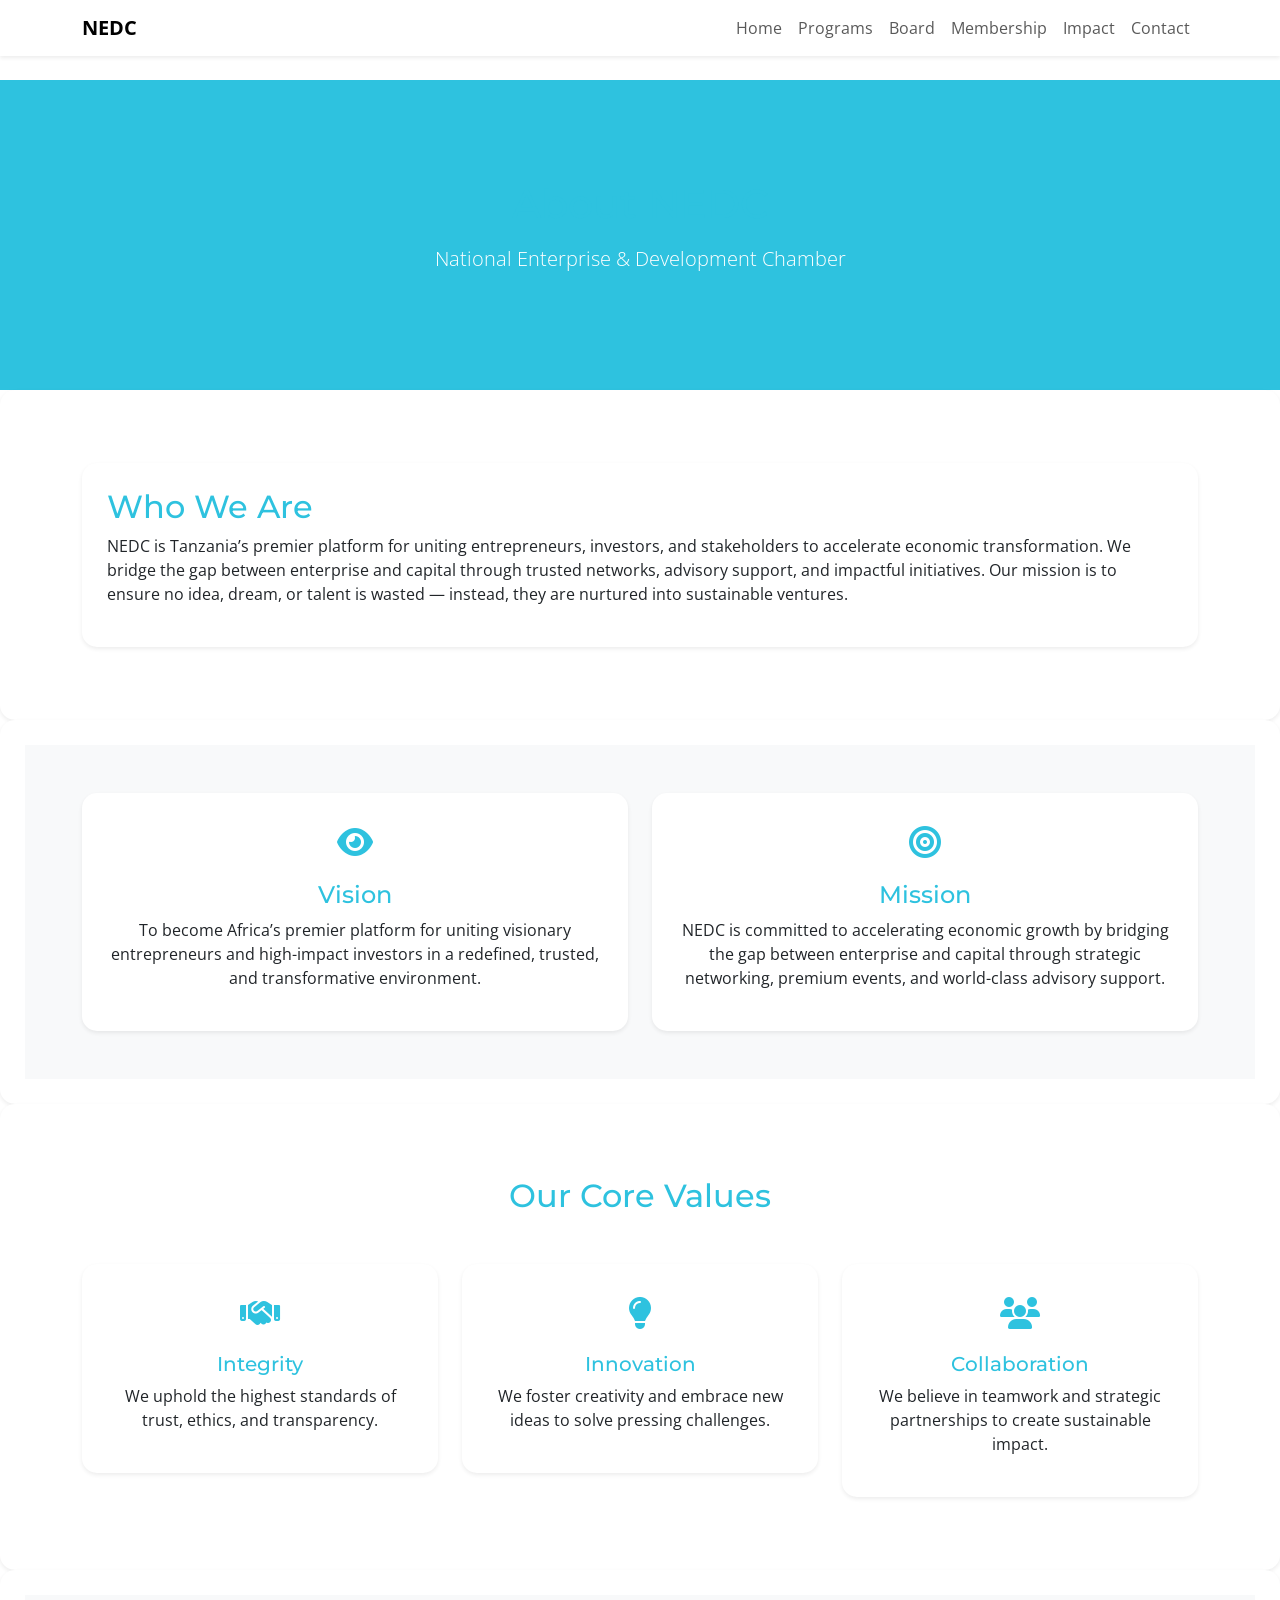
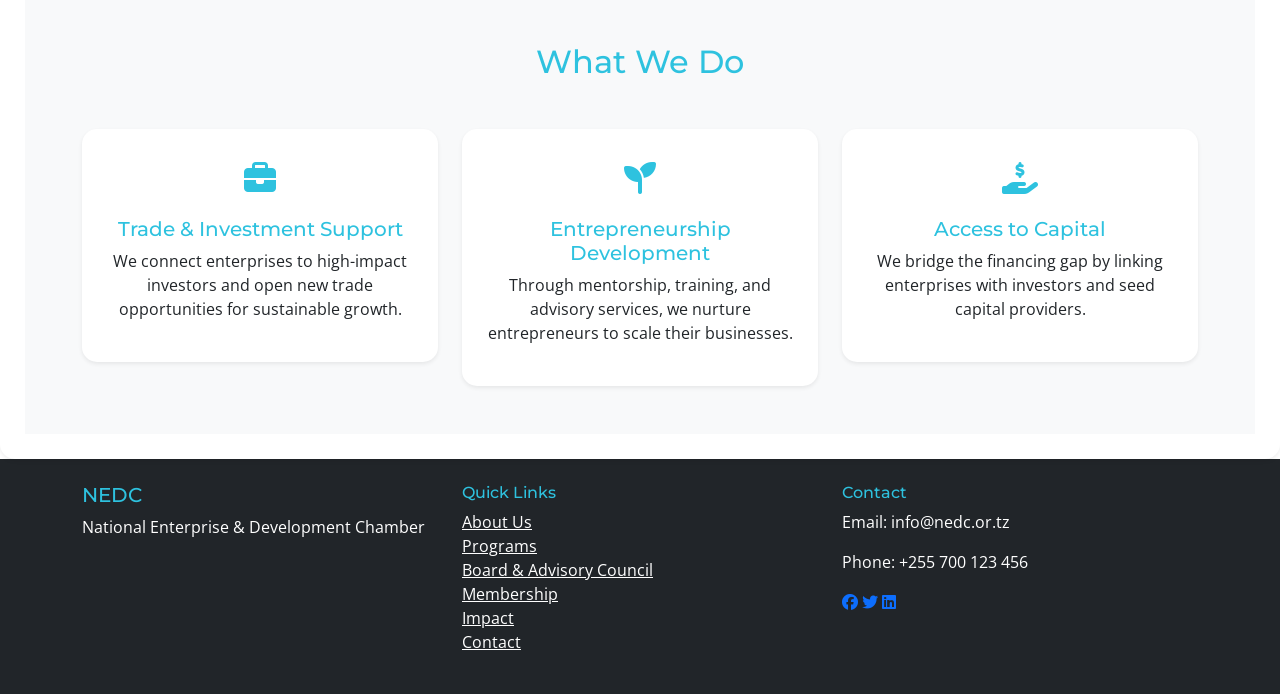
<file: about.html>
<!DOCTYPE html>
<html lang="en">
<head>
  <meta charset="UTF-8">
  <meta name="viewport" content="width=device-width, initial-scale=1.0">
  <title>About NEDC</title>
  <link href="https://cdn.jsdelivr.net/npm/bootstrap@5.3.2/dist/css/bootstrap.min.css" rel="stylesheet">
  <link href="https://cdnjs.cloudflare.com/ajax/libs/font-awesome/6.4.0/css/all.min.css" rel="stylesheet">
  <link href="https://fonts.googleapis.com/css2?family=Montserrat:wght@500;700&family=Open+Sans:wght@400;600&display=swap" rel="stylesheet">
  <style>
    body { font-family: 'Open Sans', sans-serif; padding-top: 80px; }
    h1,h2,h3,h4,h5,h6 { font-family: 'Montserrat', sans-serif; color:#2EC2DF; }
    .hero { background:#2EC2DF; color:white; text-align:center; padding:100px 20px; }
    .about-card { border-radius:15px; padding:25px; transition: all 0.3s ease; background:white; }
    .about-card:hover { transform:translateY(-8px); box-shadow:0 8px 25px rgba(0,0,0,0.15); }
    .icon-box { font-size:2rem; margin-bottom:15px; color:#2EC2DF; }
    .fade-section {
  opacity: 0;
  transform: translateY(40px);
  transition: all 1s ease;
}
.fade-section.show {
  opacity: 1;
  transform: translateY(0);
}
  </style>
</head>
<body>
  <!-- Navbar -->
  <nav class="navbar navbar-expand-lg navbar-light fixed-top shadow-sm bg-white">
    <div class="container">
      <a class="navbar-brand fw-bold" href="index.html">NEDC</a>
      <button class="navbar-toggler" type="button" data-bs-toggle="collapse" data-bs-target="#navmenu">
        <span class="navbar-toggler-icon"></span>
      </button>
      <div class="collapse navbar-collapse" id="navmenu">
        <ul class="navbar-nav ms-auto">
          <li class="nav-item"><a class="nav-link" href="index.html">Home</a></li>
          <li class="nav-item"><a class="nav-link" href="programs.html">Programs</a></li>
          <li class="nav-item"><a class="nav-link" href="board.html">Board</a></li>
          <li class="nav-item"><a class="nav-link" href="index.html#membership">Membership</a></li>
          <li class="nav-item"><a class="nav-link" href="index.html#impact">Impact</a></li>
          <li class="nav-item"><a class="nav-link" href="index.html#contact">Contact</a></li>
        </ul>
      </div>
    </div>
  </nav>

  <!-- Hero -->
  <section class="hero">
    <h1>About NEDC</h1>
    <p class="lead mt-3">National Enterprise & Development Chamber</p>
  </section>
<div class="about-card shadow-sm fade-section">
  <!-- Who We Are -->
  <section class="py-5">
    <div class="container">
      <div class="about-card shadow-sm">
        <h2>Who We Are</h2>
        <p>
          NEDC is Tanzania’s premier platform for uniting entrepreneurs, investors, and stakeholders to accelerate economic transformation. 
          We bridge the gap between enterprise and capital through trusted networks, advisory support, and impactful initiatives. 
          Our mission is to ensure no idea, dream, or talent is wasted — instead, they are nurtured into sustainable ventures.
        </p>
      </div>
    </div>

  </section>
  </div>
<div class="about-card shadow-sm fade-section">
  <!-- Vision & Mission -->
  <section class="py-5 bg-light">
    <div class="container">
      <div class="row g-4">
        <div class="col-md-6">
          <div class="about-card text-center shadow-sm">
            <div class="icon-box"><i class="fas fa-eye"></i></div>
            <h4>Vision</h4>
            <p>To become Africa’s premier platform for uniting visionary entrepreneurs and high-impact investors in a redefined, trusted, and transformative environment.</p>
          </div>
        </div>
        <div class="col-md-6">
          <div class="about-card text-center shadow-sm">
            <div class="icon-box"><i class="fas fa-bullseye"></i></div>
            <h4>Mission</h4>
            <p>NEDC is committed to accelerating economic growth by bridging the gap between enterprise and capital through strategic networking, premium events, and world-class advisory support.</p>
          </div>
        </div>
      </div>
    </div>
  </section>
</div>
<div class="about-card shadow-sm fade-section">
  <!-- Core Values -->
  <section class="py-5">
    <div class="container">
      <h2 class="text-center mb-5">Our Core Values</h2>
      <div class="row g-4">
        <div class="col-md-4">
          <div class="about-card text-center shadow-sm">
            <div class="icon-box"><i class="fas fa-handshake"></i></div>
            <h5>Integrity</h5>
            <p>We uphold the highest standards of trust, ethics, and transparency.</p>
          </div>
        </div>
        <div class="col-md-4">
          <div class="about-card text-center shadow-sm">
            <div class="icon-box"><i class="fas fa-lightbulb"></i></div>
            <h5>Innovation</h5>
            <p>We foster creativity and embrace new ideas to solve pressing challenges.</p>
          </div>
        </div>
        <div class="col-md-4">
          <div class="about-card text-center shadow-sm">
            <div class="icon-box"><i class="fas fa-users"></i></div>
            <h5>Collaboration</h5>
            <p>We believe in teamwork and strategic partnerships to create sustainable impact.</p>
          </div>
        </div>
      </div>
    </div>
  </section>
</div>
<div class="about-card shadow-sm fade-section">
  <!-- What We Do -->
  <section class="py-5 bg-light">
    <div class="container">
      <h2 class="text-center mb-5">What We Do</h2>
      <div class="row g-4">
        <div class="col-md-4">
          <div class="about-card text-center shadow-sm">
            <div class="icon-box"><i class="fas fa-briefcase"></i></div>
            <h5>Trade & Investment Support</h5>
            <p>We connect enterprises to high-impact investors and open new trade opportunities for sustainable growth.</p>
          </div>
        </div>
        <div class="col-md-4">
          <div class="about-card text-center shadow-sm">
            <div class="icon-box"><i class="fas fa-seedling"></i></div>
            <h5>Entrepreneurship Development</h5>
            <p>Through mentorship, training, and advisory services, we nurture entrepreneurs to scale their businesses.</p>
          </div>
        </div>
        <div class="col-md-4">
          <div class="about-card text-center shadow-sm">
            <div class="icon-box"><i class="fas fa-hand-holding-usd"></i></div>
            <h5>Access to Capital</h5>
            <p>We bridge the financing gap by linking enterprises with investors and seed capital providers.</p>
          </div>
        </div>
      </div>
    </div>
  </section>
</div>
  <!-- Footer -->
 <!-- Footer -->
<footer class="bg-dark text-white py-4">
  <div class="container">
    <div class="row">
      <div class="col-md-4">
        <h5>NEDC</h5>
        <p>National Enterprise & Development Chamber</p>
      </div>
      <div class="col-md-4">
        <h6>Quick Links</h6>
        <ul class="list-unstyled">
          <li><a href="about.html" class="text-white">About Us</a></li>
          <li><a href="programs.html" class="text-white">Programs</a></li>
          <li><a href="board.html" class="text-white">Board & Advisory Council</a></li>
          <li><a href="index.html#membership" class="text-white">Membership</a></li>
          <li><a href="index.html#impact" class="text-white">Impact</a></li>
          <li><a href="index.html#contact" class="text-white">Contact</a></li>
        </ul>
      </div>
      <div class="col-md-4">
        <h6>Contact</h6>
        <p>Email: info@nedc.or.tz</p>
        <p>Phone: +255 700 123 456</p>
        <div class="social-icons mt-2">
          <a href="#"><i class="fab fa-facebook"></i></a>
          <a href="#"><i class="fab fa-twitter"></i></a>
          <a href="#"><i class="fab fa-linkedin"></i></a>
        </div>
      </div>
    </div>
  </div>
</footer>

<script>
  // Scroll reveal effect
  const observer = new IntersectionObserver(entries => {
    entries.forEach(entry => {
      if(entry.isIntersecting){
        entry.target.classList.add('show');
      }
    });
  }, { threshold: 0.2 });

  document.querySelectorAll('.fade-section').forEach(el => observer.observe(el));
</script>

  <script src="https://cdn.jsdelivr.net/npm/bootstrap@5.3.2/dist/js/bootstrap.bundle.min.js"></script>
</body>
</html>
</file>
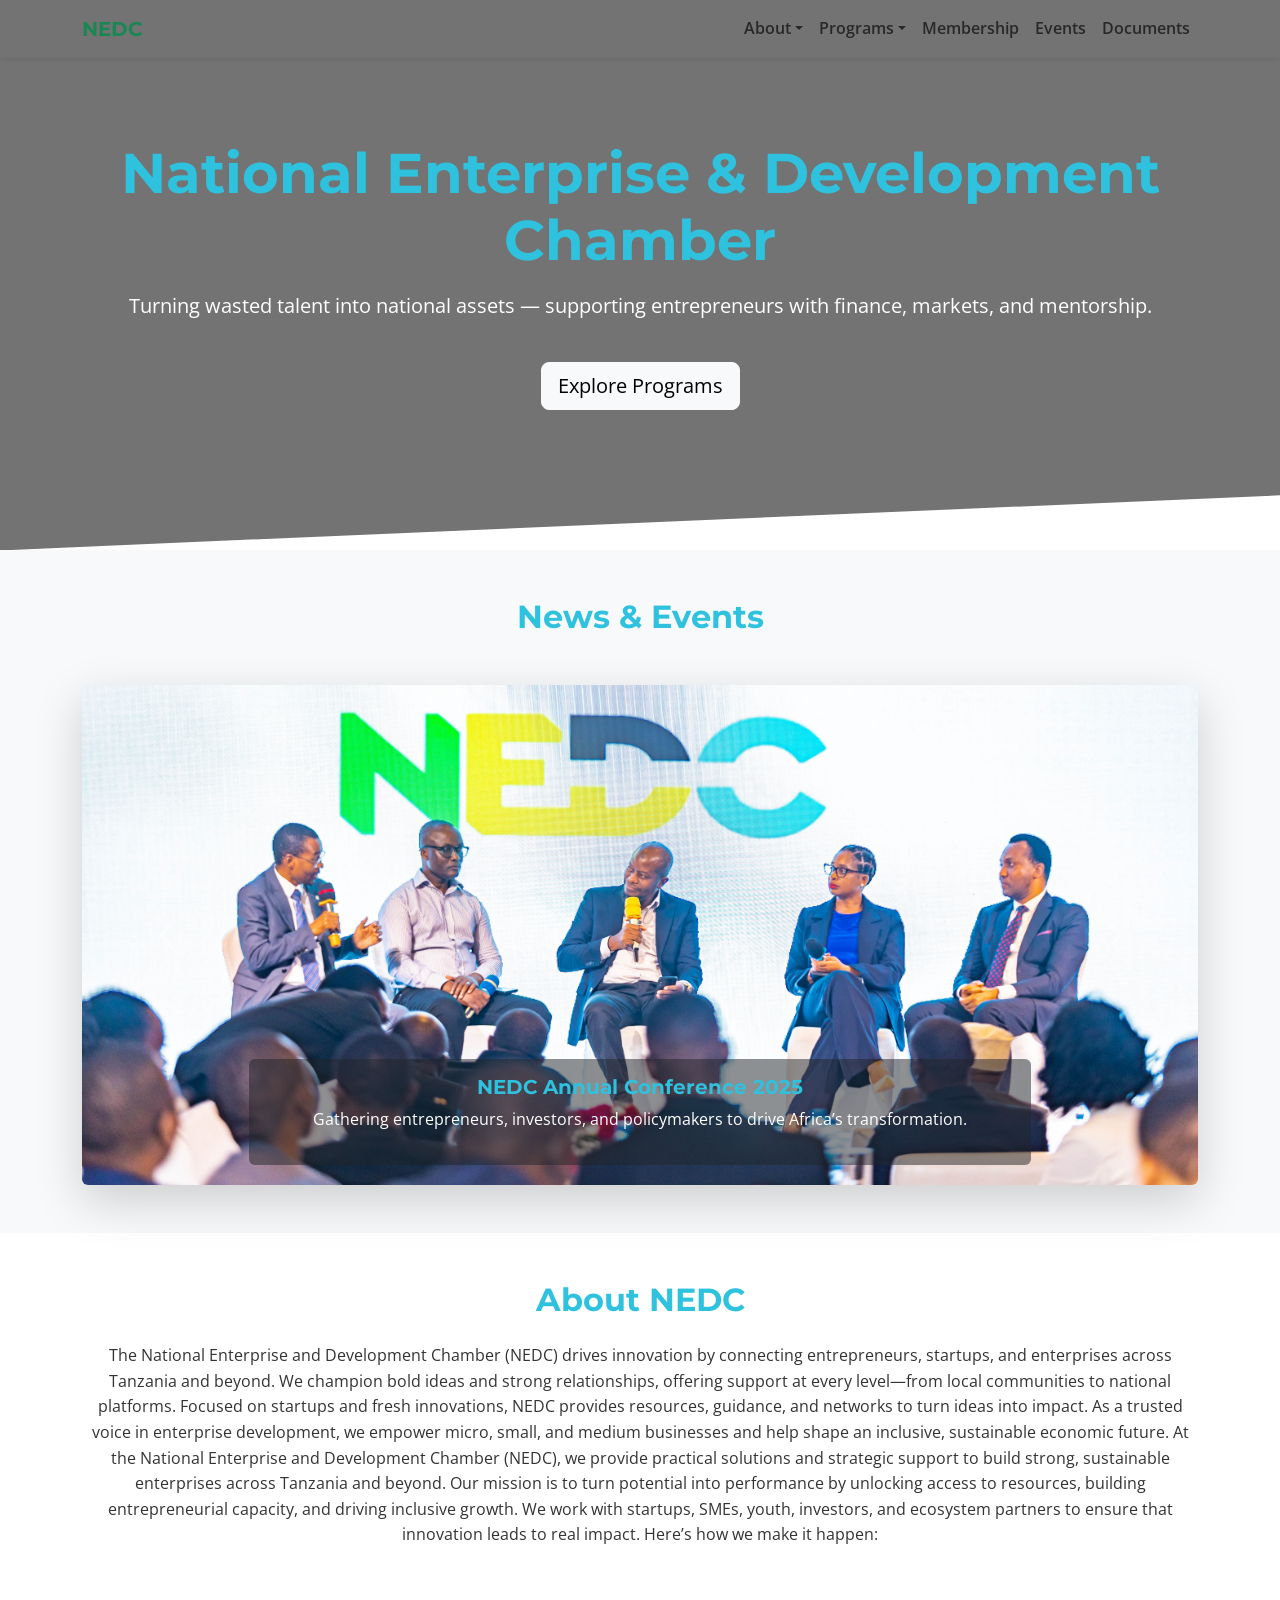
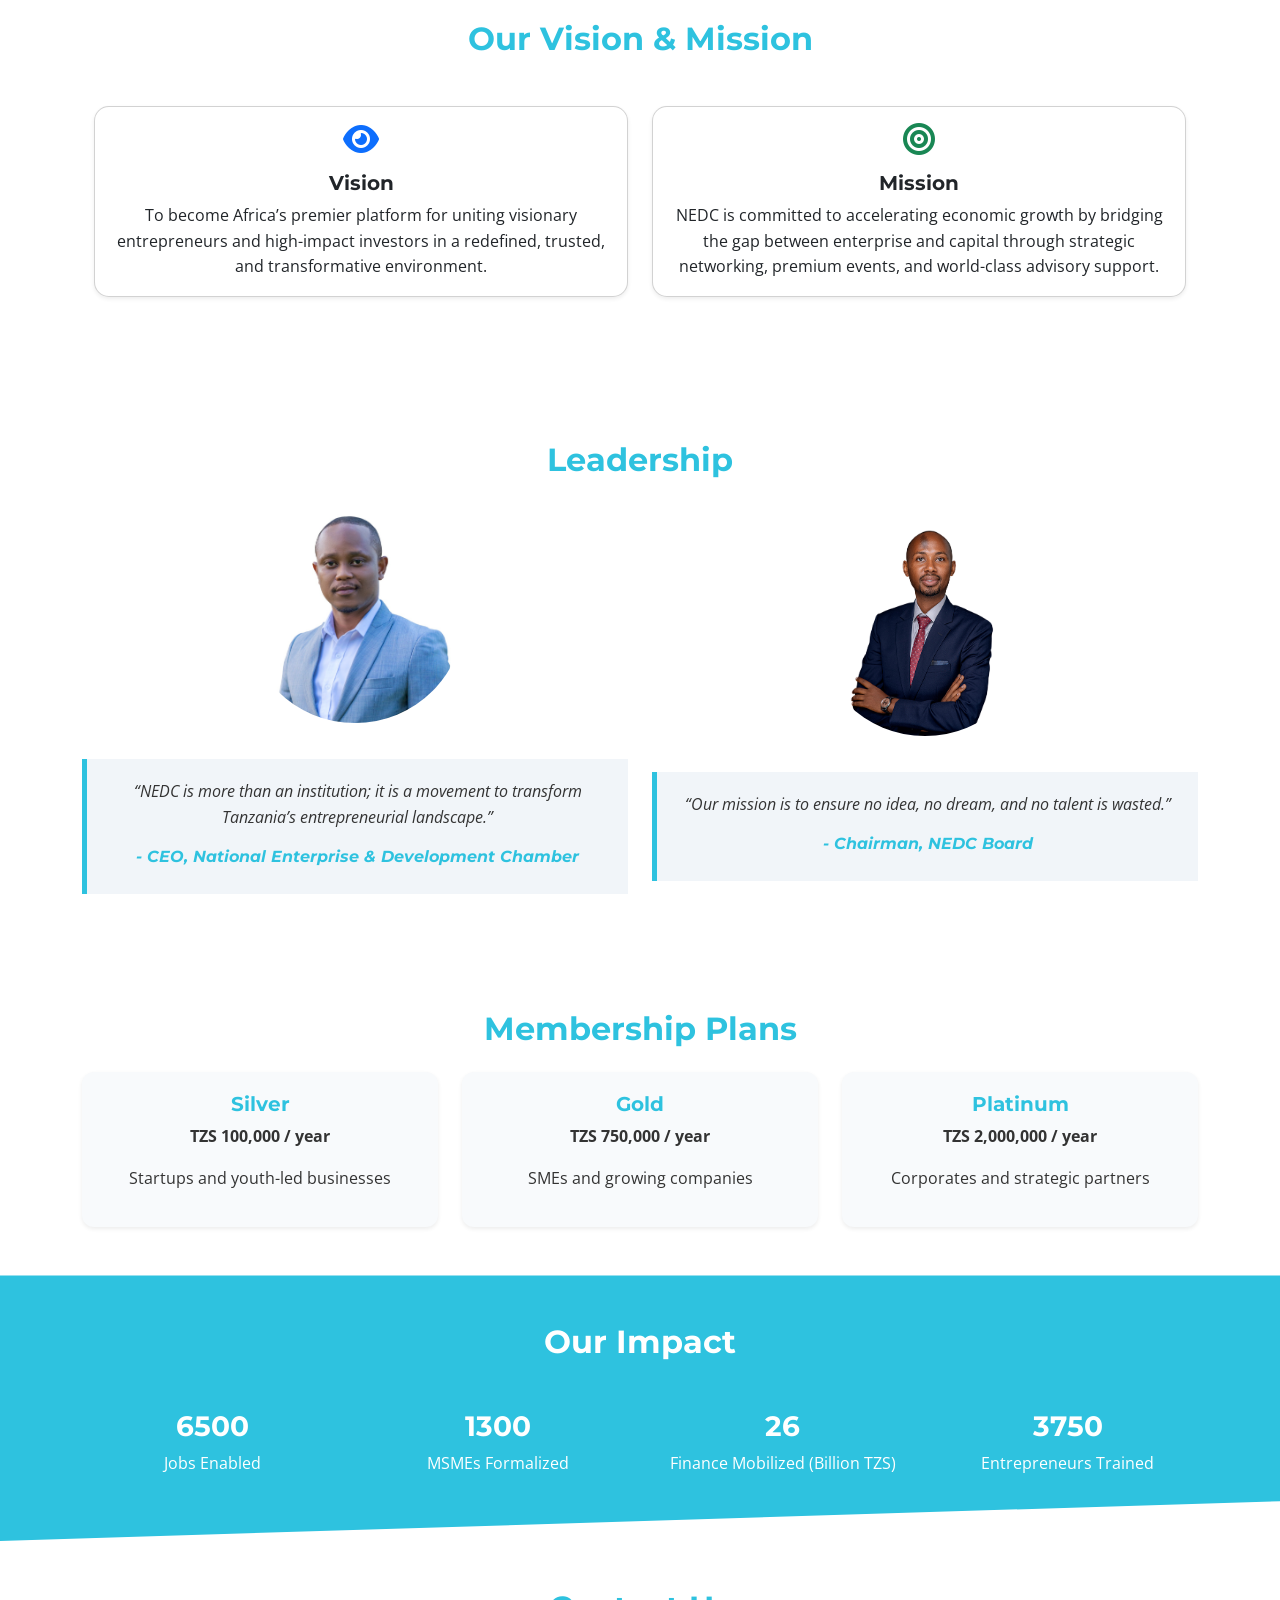
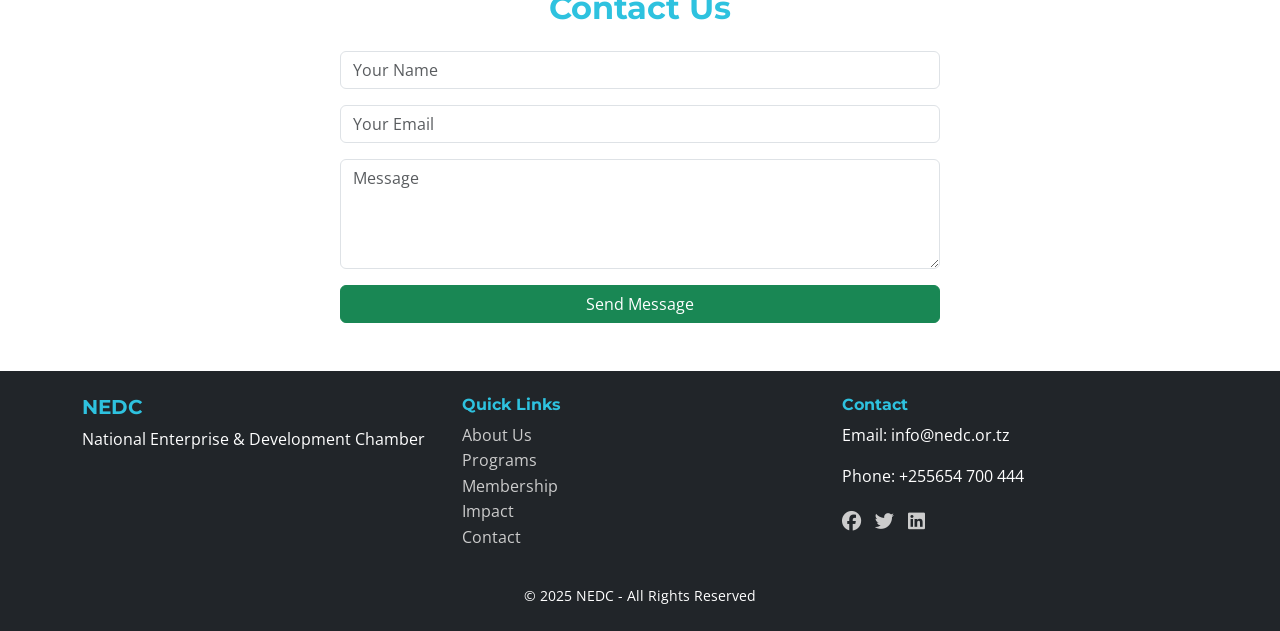
<file: newsample.html>
<!DOCTYPE html>
<html lang="en">
<head>
  <meta charset="UTF-8">
  <meta name="viewport" content="width=device-width, initial-scale=1.0">
  <title>NEDC Company Profile 2025</title>
  <link href="https://cdn.jsdelivr.net/npm/bootstrap@5.3.2/dist/css/bootstrap.min.css" rel="stylesheet">
  <link href="https://cdnjs.cloudflare.com/ajax/libs/font-awesome/6.4.0/css/all.min.css" rel="stylesheet">
  <link href="https://fonts.googleapis.com/css2?family=Montserrat:wght@500;700&family=Open+Sans:wght@400;600&display=swap" rel="stylesheet">
  <style>
    body {
      font-family: 'Open Sans', sans-serif;
      scroll-behavior: smooth;
      font-size: 1rem;
      color: #333;
    }
    /* About Section Fixes */
#about .card {
  height: 100%;
  display: flex;
  flex-direction: column;
  justify-content: center;
  text-align: center;
}

#about .row {
  align-items: stretch; /* ensures equal height cards in a row */
}

#about h2 {
  margin-bottom: 3rem;
  text-align: center;
}

/* Adjust spacing on smaller devices */
@media (max-width: 768px) {
  #about .card {
    margin-bottom: 20px;
  }
}

    h1, h2, h3, h4, h5, h6, .navbar-brand {
      font-family: 'Montserrat', sans-serif;
      font-weight: 700;
      color: #2EC2DF;
    }
    p, li, a, button, input, textarea {
      font-family: 'Open Sans', sans-serif;
      font-size: 1rem;
      line-height: 1.6;
    }
    /* Ensure carousel images look good on all screens */
#newsCarousel img {
  width: 100%;
  height: 500px;
  object-fit: cover;
}

@media (max-width: 768px) {
  #newsCarousel img {
    height: 300px; /* reduce height on tablets */
  }
  .carousel-caption {
    font-size: 0.9rem;
    padding: 10px;
  }
  .carousel-caption h5 {
    font-size: 1.2rem;
  }
}

@media (max-width: 576px) {
  #newsCarousel img {
    height: 220px; /* smaller height on mobile */
  }
  .carousel-caption {
    bottom: 10px;
    font-size: 0.8rem;
  }
  .carousel-caption h5 {
    font-size: 1rem;
  }
}

    /* Navbar Scroll Effect */
    .navbar {
      transition: background-color 0.4s ease, box-shadow 0.4s ease;
      background-color: transparent !important;
    }
    .navbar.scrolled {
      background-color: #ffffff !important;
      box-shadow: 0 2px 6px rgba(0,0,0,0.1);
    }
    .navbar .nav-link {
      font-weight: 600;
    }
    .hero {
      background: url('https://images.unsplash.com/photo-1542744173-8e7e53415bb0') center/cover no-repeat;
      color: white;
      padding: 140px 20px;
      text-align: center;
      position: relative;
      clip-path: polygon(0 0, 100% 0, 100% 90%, 0 100%);
    }
    #newsCarousel img {
  height: 500px;
  object-fit: cover;
}
.carousel-caption {
  animation: fadeInUp 1.2s ease-in-out;
}

    .hero::after {
      content: "";
      position: absolute;
      top: 0; left: 0;
      width: 100%; height: 100%;
      background: rgba(0,0,0,0.55);
    }
    .hero .container {
      position: relative;
      z-index: 1;
    }
    .hero h1 {
      font-size: 3.5rem;
      font-weight: 700;
      animation: fadeInDown 1.5s;
    }
    .hero p {
      font-size: 1.25rem;
      font-weight: 400;
      animation: fadeInUp 2s;
    }
    @keyframes fadeInDown {
      from { opacity: 0; transform: translateY(-30px); }
      to { opacity: 1; transform: translateY(0); }
    }
    @keyframes fadeInUp {
      from { opacity: 0; transform: translateY(30px); }
      to { opacity: 1; transform: translateY(0); }
    }
    .stat-card {
      background: #f8fafc;
      border-radius: 12px;
      padding: 20px;
      transition: transform 0.3s;
      opacity: 0;
      transform: translateY(40px);
    }
    .stat-card.show {
      opacity: 1;
      transform: translateY(0);
      transition: all 0.8s ease;
    }
    .fade-section {
      opacity: 0;
      transform: translateY(40px);
      transition: all 1s ease;
    }
    .fade-section.show {
      opacity: 1;
      transform: translateY(0);
    }
    .impact-section {
      background: #2EC2DF; /* Custom brand color */
      position: relative;
      clip-path: polygon(0 0, 100% 0, 100% 85%, 0 100%);
      color: white;
    }
    .impact-section h2, .impact-section h3, .impact-section p {
      color: #fff;
    }
    footer a {
      color: #ccc;
      text-decoration: none;
    }
    footer a:hover {
      text-decoration: underline;
    }
    .social-icons a {
      color: #ccc;
      font-size: 1.2rem;
      margin-right: 10px;
      transition: color 0.3s;
    }
    .social-icons a:hover {
      color: #2EC2DF;
    }
    .quote-box {
      background: #f1f5f9;
      border-left: 5px solid #2EC2DF;
      padding: 20px;
      margin: 20px 0;
      font-style: italic;
    }
    .leader-img {
      width: 220px;
      height: 220px;
      object-fit: cover;
      border-radius: 50%; /* Rounded frame */
      transition: transform 0.4s ease, box-shadow 0.4s ease;
    }
    .leader-img:hover {
      transform: scale(1.05);
      box-shadow: 0 8px 20px rgba(0,0,0,0.3);
    }
    .vision-mission-card, .core-value-card {
      border-radius: 15px;
      transition: transform 0.3s ease, box-shadow 0.3s ease;
    }
    .vision-mission-card:hover, .core-value-card:hover {
      transform: translateY(-8px);
      box-shadow: 0 10px 25px rgba(0,0,0,0.15);
    }

    /* ===== Responsive Adjustments ===== */
    @media (max-width: 768px) {
      .hero h1 {
        font-size: 2.2rem;
      }
      .hero p {
        font-size: 1rem;
      }
      .leader-img {
        height: 180px;
        width: 180px;
      }
      .impact-section h3 {
        font-size: 1.8rem;
      }
    }

    @media (max-width: 576px) {
      .hero {
        padding: 100px 15px;
      }
      .hero h1 {
        font-size: 1.8rem;
      }
      .hero p {
        font-size: 0.95rem;
      }
      .quote-box {
        font-size: 0.9rem;
        padding: 15px;
      }
      .impact-section h2 {
        font-size: 1.5rem;
      }
      .impact-section h3 {
        font-size: 1.5rem;
      }
      .leader-img {
        height: 150px;
        width: 150px;
      }
    }
  </style>
</head>
<body>
  <!-- Navbar -->
  <nav class="navbar navbar-expand-lg navbar-light fixed-top shadow-sm">
    <div class="container">
      <a class="navbar-brand fw-bold text-success" href="#">NEDC</a>
      <button class="navbar-toggler" type="button" data-bs-toggle="collapse" data-bs-target="#navmenu">
        <span class="navbar-toggler-icon"></span>
      </button>
      <div class="collapse navbar-collapse" id="navmenu">
        <ul class="navbar-nav ms-auto">
          <li class="nav-item dropdown">
            <a class="nav-link dropdown-toggle" href="#about" id="aboutDropdown" role="button" data-bs-toggle="dropdown" aria-expanded="false">About</a>
            <ul class="dropdown-menu" aria-labelledby="aboutDropdown">
              <li><a class="dropdown-item" href="#about">Vision & Mission</a></li>
              <!--<li><a class="dropdown-item" href="#about">Core Values</a></li>-->
              <li><a class="dropdown-item" href="board.html">Board & Advisory Council</a></li>

            </ul>
          </li>
          <li class="nav-item dropdown">
            <a class="nav-link dropdown-toggle" href="#programs" id="programsDropdown" role="button" data-bs-toggle="dropdown" aria-expanded="false">Programs</a>
            <ul class="dropdown-menu" aria-labelledby="programsDropdown">
              <li><a class="dropdown-item" href="programs.html#bongofursa">BongoFursa Show</a></li>
          <li><a class="dropdown-item" href="programs.html#app">BongoFursa App</a></li>
              <li><a class="dropdown-item" href="programs.html#innovation">Innovation Hub</a></li>
              <li><a class="dropdown-item" href="programs.html#insurance">Youth Insurance</a></li>
              <li><a class="dropdown-item" href="programs.html#awards">Innovation Awards</a></li>
              <li><a class="dropdown-item" href="programs.html#bly">BLY Syllabus</a></li>
            </ul>
          </li>
          <li class="nav-item"><a class="nav-link" href="#membership">Membership</a></li>
          <li class="nav-item"><a class="nav-link" href="#impact">Events</a></li>
          <li class="nav-item"><a class="nav-link" href="#contact">Documents</a></li>
        </ul>
      </div>
    </div>
  </nav>

  <!-- Hero Section -->
  <section class="hero">
    <div class="container">
      <h1>National Enterprise & Development Chamber</h1>
      <p class="lead mt-3">Turning wasted talent into national assets — supporting entrepreneurs with finance, markets, and mentorship.</p>
      <a href="programs.html" class="btn btn-light btn-lg mt-4">Explore Programs</a>
    </div>
  </section>
<!-- News & Events Section -->
<section id="news" class="py-5 fade-section bg-light">
  <div class="container">
    <h2 class="text-center mb-5">News & Events</h2>
    <div id="newsCarousel" class="carousel slide carousel-fade" data-bs-ride="carousel" data-bs-interval="4000">
      <div class="carousel-inner rounded shadow-lg">
        <!-- Slide 1 -->
        <div class="carousel-item active">
          <img src="slide1.jpg" class="d-block w-100" alt="Event 1">
          <div class="carousel-caption d-none d-md-block bg-dark bg-opacity-50 p-3 rounded">
            <h5>NEDC Annual Conference 2025</h5>
            <p>Gathering entrepreneurs, investors, and policymakers to drive Africa’s transformation.</p>
          </div>
        </div>
        <!-- Slide 2 -->
        <div class="carousel-item">
          <img src="slide 3.jpg" class="d-block w-100" alt="Event 2">
          <div class="carousel-caption d-none d-md-block bg-dark bg-opacity-50 p-3 rounded">
            <h5>Innovation Hub Launch</h5>
            <p>Empowering startups with tools, mentorship, and funding opportunities.</p>
          </div>
        </div>
        <!-- Slide 3 -->
        <div class="carousel-item">
          <img src="slide 2.jpg" class="d-block w-100" alt="Event 3">
          <div class="carousel-caption d-none d-md-block bg-dark bg-opacity-50 p-3 rounded">
            <h5>Creating The Future</h5>
            <p>Supporting Youth Ideas to become their living reality.</p>
          </div>
        </div>
      </div>
      <!-- Controls -->
      <button class="carousel-control-prev" type="button" data-bs-target="#newsCarousel" data-bs-slide="prev">
        <span class="carousel-control-prev-icon"></span>
      </button>
      <button class="carousel-control-next" type="button" data-bs-target="#newsCarousel" data-bs-slide="next">
        <span class="carousel-control-next-icon"></span>
      </button>
    </div>
  </div>
</section>


  <!-- About Section -->
  <section id="about" class="py-5 fade-section">
    <div class="container">
      <h2 class="text-center mb-4">About NEDC</h2>
      <p class="text-center">The National Enterprise and Development Chamber (NEDC) drives innovation by connecting entrepreneurs, startups, and enterprises across Tanzania and beyond. We champion bold ideas and strong relationships, offering support at every level—from local communities to national platforms. Focused on startups and fresh innovations, NEDC provides resources, guidance, and networks to turn ideas into impact. As a trusted voice in enterprise development, we empower micro, small, and medium businesses and help shape an inclusive, sustainable economic future. At the National Enterprise and Development Chamber (NEDC), we provide practical solutions and strategic support to build strong, sustainable enterprises across Tanzania and beyond. Our mission is to turn potential into performance by unlocking access to resources, building entrepreneurial capacity, and driving inclusive growth. We work with startups, SMEs, youth, investors, and ecosystem partners to ensure that innovation leads to real impact. Here’s how we make it happen:</p>
      <div class="row mt-4">
        <section id="vision-mission" class="py-5 fade-section">
  <div class="container">
    <h2 class="text-center mb-5">Our Vision & Mission</h2>
    <div class="row g-4">
      <!-- Vision Card -->
      <div class="col-md-6">
        <div class="card vision-mission-card shadow-sm h-100">
          <div class="card-body text-center">
            <i class="fas fa-eye fa-2x text-primary mb-3"></i>
            <h5 class="card-title fw-bold">Vision</h5>
            <p class="card-text">
              To become Africa’s premier platform for uniting visionary entrepreneurs 
              and high-impact investors in a redefined, trusted, and transformative environment.
            </p>
          </div>
        </div>
      </div>
      <!-- Mission Card -->
      <div class="col-md-6">
        <div class="card vision-mission-card shadow-sm h-100">
          <div class="card-body text-center">
            <i class="fas fa-bullseye fa-2x text-success mb-3"></i>
            <h5 class="card-title fw-bold">Mission</h5>
            <p class="card-text">
              NEDC is committed to accelerating economic growth by bridging the gap between enterprise 
              and capital through strategic networking, premium events, and world-class advisory support.
            </p>
          </div>
        </div>
      </div>
    </div>
  </div>
</section>

      </div>
    </div>
  </section>

  <!-- CEO & Chairman Quotes -->
  <section class="py-5 fade-section">
    <div class="container">
      <h2 class="text-center mb-4">Leadership</h2>
      <div class="row g-4 align-items-center">
        <div class="col-md-6 text-center">
          <img src="ceo.jpg" alt="CEO" class="leader-img mb-3">
          <div class="quote-box">
            <p>“NEDC is more than an institution; it is a movement to transform Tanzania’s entrepreneurial landscape.”</p>
            <h6 class="mt-3">- CEO, National Enterprise & Development Chamber</h6>
          </div>
        </div>
        <div class="col-md-6 text-center">
          <img src="chairman.png" alt="Chairman" class="leader-img mb-3">
          <div class="quote-box">
            <p>“Our mission is to ensure no idea, no dream, and no talent is wasted.”</p>
            <h6 class="mt-3">- Chairman, NEDC Board</h6>
          </div>
        </div>
      </div>
    </div>
  </section>
  <!-- Membership Section -->
  <section id="membership" class="py-5 fade-section">
    <div class="container">
      <h2 class="text-center mb-4">Membership Plans</h2>
      <div class="row g-4">
        <div class="col-md-4">
          <div class="stat-card text-center shadow-sm">
            <h5>Silver</h5>
            <p class="fw-bold">TZS 100,000 / year</p>
            <p>Startups and youth-led businesses</p>
          </div>
        </div>
        <div class="col-md-4">
          <div class="stat-card text-center shadow-sm">
            <h5>Gold</h5>
            <p class="fw-bold">TZS 750,000 / year</p>
            <p>SMEs and growing companies</p>
          </div>
        </div>
        <div class="col-md-4">
          <div class="stat-card text-center shadow-sm">
            <h5>Platinum</h5>
            <p class="fw-bold">TZS 2,000,000 / year</p>
            <p>Corporates and strategic partners</p>
          </div>
        </div>
      </div>
    </div>
  </section>

  <!-- Impact Section -->
  <section id="impact" class="impact-section py-5 fade-section">
    <div class="container text-center">
      <h2 class="mb-5">Our Impact</h2>
      <div class="row text-center g-4">
        <div class="col-md-3">
          <h3 class="counter" data-target="50000">0</h3>
          <p>Jobs Enabled</p>
        </div>
        <div class="col-md-3">
          <h3 class="counter" data-target="10000">0</h3>
          <p>MSMEs Formalized</p>
        </div>
        <div class="col-md-3">
          <h3 class="counter" data-target="120">0</h3>
          <p>Finance Mobilized (Billion TZS)</p>
        </div>
        <div class="col-md-3">
          <h3 class="counter" data-target="30000">0</h3>
          <p>Entrepreneurs Trained</p>
        </div>
      </div>
    </div>
  </section>

  <!-- Contact Section -->
  <section id="contact" class="py-5 fade-section">
    <div class="container">
      <h2 class="text-center mb-4">Contact Us</h2>
      <form class="mx-auto" style="max-width:600px">
        <div class="mb-3">
          <input type="text" class="form-control" placeholder="Your Name" required>
        </div>
        <div class="mb-3">
          <input type="email" class="form-control" placeholder="Your Email" required>
        </div>
        <div class="mb-3">
          <textarea class="form-control" rows="4" placeholder="Message"></textarea>
        </div>
        <button class="btn btn-success w-100">Send Message</button>
      </form>
    </div>
  </section>

  <!-- Footer -->
  <footer class="bg-dark text-white py-4">
    <div class="container">
      <div class="row">
        <div class="col-md-4">
          <h5>NEDC</h5>
          <p>National Enterprise & Development Chamber</p>
        </div>
        <div class="col-md-4">
          <h6>Quick Links</h6>
          <ul class="list-unstyled">
            <li><a href="#about">About Us</a></li>
            <li><a href="programs.html">Programs</a></li>
            <li><a href="#membership">Membership</a></li>
            <li><a href="#impact">Impact</a></li>
            <li><a href="#contact">Contact</a></li>
          </ul>
        </div>
        <div class="col-md-4">
          <h6>Contact</h6>
          <p>Email: info@nedc.or.tz</p>
          <p>Phone: +255654 700 444</p>
          <div class="social-icons mt-2">
            <a href="#"><i class="fab fa-facebook"></i></a>
            <a href="#"><i class="fab fa-twitter"></i></a>
            <a href="#"><i class="fab fa-linkedin"></i></a>
          </div>
        </div>
      </div>
      <div class="text-center mt-3">
        <small>© 2025 NEDC - All Rights Reserved</small>
      </div>
    </div>
  </footer>

  <script src="https://cdn.jsdelivr.net/npm/bootstrap@5.3.2/dist/js/bootstrap.bundle.min.js"></script>
  <script>
    // Navbar scroll effect
    window.addEventListener("scroll", function() {
      const navbar = document.querySelector(".navbar");
      if (window.scrollY > 50) {
        navbar.classList.add("scrolled");
      } else {
        navbar.classList.remove("scrolled");
      }
    });

    // Intersection Observer for fade-in animations
    const observer = new IntersectionObserver(entries => {
      entries.forEach(entry => {
        if(entry.isIntersecting){
          entry.target.classList.add('show');
        }
      });
    }, { threshold: 0.2 });

    document.querySelectorAll('.fade-section, .stat-card').forEach(el => observer.observe(el));

    // Animated counters
    const counters = document.querySelectorAll('.counter');
    const speed = 200; // smaller = faster

    const counterObserver = new IntersectionObserver(entries => {
      entries.forEach(entry => {
        if(entry.isIntersecting){
          const updateCount = (counter) => {
            const target = +counter.getAttribute('data-target');
            const count = +counter.innerText;
            const increment = Math.ceil(target / speed);

            if(count < target){
              counter.innerText = count + increment;
              setTimeout(() => updateCount(counter), 20);
            } else {
              counter.innerText = target.toLocaleString();
            }
          };
          updateCount(entry.target);
          counterObserver.unobserve(entry.target);
        }
      });
    }, { threshold: 0.6 });

    counters.forEach(c => counterObserver.observe(c));
  </script>
</body>
</html>
</file>
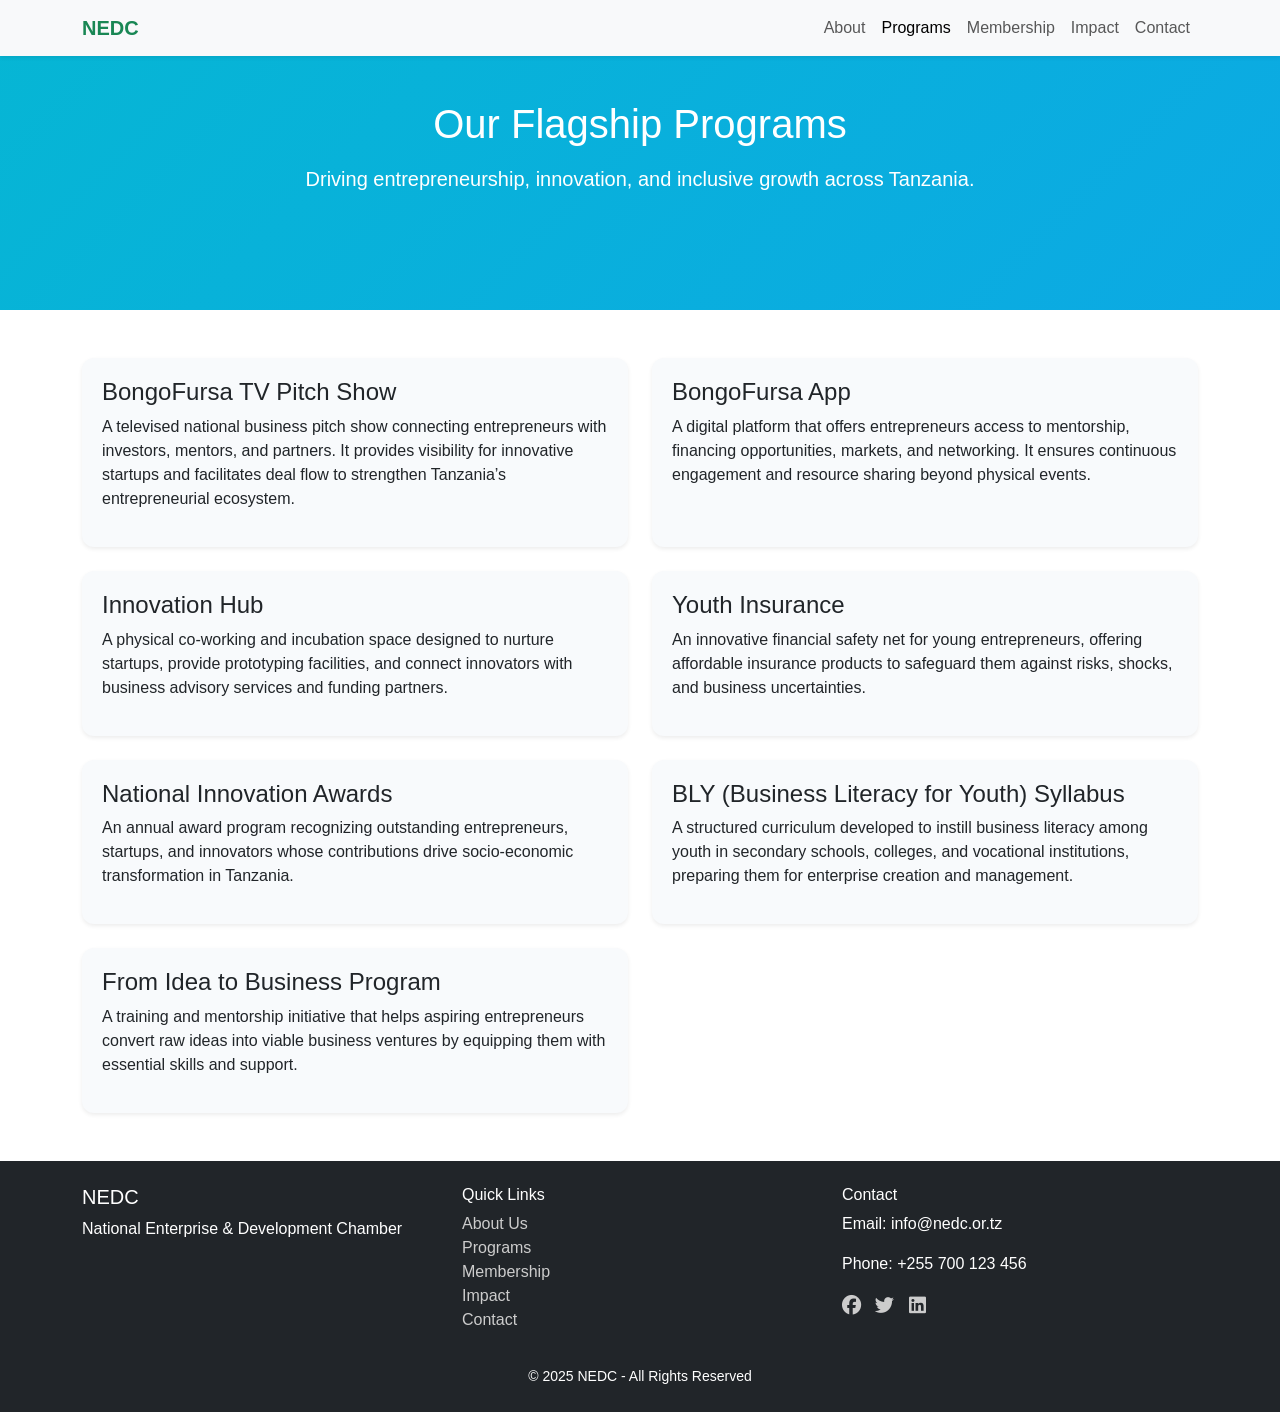
<file: sam.html>
<!DOCTYPE html>
<html lang="en">
<head>
  <meta charset="UTF-8">
  <meta name="viewport" content="width=device-width, initial-scale=1.0">
  <title>NEDC Programs - Company Profile 2025</title>
  <link href="https://cdn.jsdelivr.net/npm/bootstrap@5.3.2/dist/css/bootstrap.min.css" rel="stylesheet">
  <link href="https://cdnjs.cloudflare.com/ajax/libs/font-awesome/6.4.0/css/all.min.css" rel="stylesheet">
  <style>
    body {
      font-family: Arial, sans-serif;
      scroll-behavior: smooth;
    }
    .hero {
      background: linear-gradient(-45deg, #059669, #14b8a6, #0ea5e9, #06b6d4);
      background-size: 400% 400%;
      animation: gradientBG 10s ease infinite;
      color: white;
      padding: 100px 20px;
      text-align: center;
    }
    @keyframes gradientBG {
      0% {background-position: 0% 50%;}
      50% {background-position: 100% 50%;}
      100% {background-position: 0% 50%;}
    }
    .program-card {
      background: #f8fafc;
      border-radius: 12px;
      padding: 20px;
      transition: transform 0.3s;
      height: 100%;
    }
    .program-card:hover {
      transform: translateY(-5px);
    }
    footer a {
      color: #ccc;
      text-decoration: none;
    }
    footer a:hover {
      text-decoration: underline;
    }
    .social-icons a {
      color: #ccc;
      font-size: 1.2rem;
      margin-right: 10px;
      transition: color 0.3s;
    }
    .social-icons a:hover {
      color: #14b8a6;
    }
  </style>
</head>
<body>
  <!-- Navbar -->
  <nav class="navbar navbar-expand-lg navbar-light bg-light fixed-top shadow-sm">
    <div class="container">
      <a class="navbar-brand fw-bold text-success" href="index.html">NEDC</a>
      <button class="navbar-toggler" type="button" data-bs-toggle="collapse" data-bs-target="#navmenu">
        <span class="navbar-toggler-icon"></span>
      </button>
      <div class="collapse navbar-collapse" id="navmenu">
        <ul class="navbar-nav ms-auto">
          <li class="nav-item"><a class="nav-link" href="index.html#about">About</a></li>
          <li class="nav-item"><a class="nav-link active" href="programs.html">Programs</a></li>
          <li class="nav-item"><a class="nav-link" href="index.html#membership">Membership</a></li>
          <li class="nav-item"><a class="nav-link" href="index.html#impact">Impact</a></li>
          <li class="nav-item"><a class="nav-link" href="index.html#contact">Contact</a></li>
        </ul>
      </div>
    </div>
  </nav>

  <!-- Hero Section -->
  <section class="hero">
    <div class="container">
      <h1>Our Flagship Programs</h1>
      <p class="lead mt-3">Driving entrepreneurship, innovation, and inclusive growth across Tanzania.</p>
    </div>
  </section>

  <!-- Programs Section -->
  <section class="py-5">
    <div class="container">
      <div class="row g-4">
        <div class="col-md-6" id="bongofursa">
          <div class="program-card shadow-sm">
            <h4>BongoFursa TV Pitch Show</h4>
            <p>A televised national business pitch show connecting entrepreneurs with investors, mentors, and partners. It provides visibility for innovative startups and facilitates deal flow to strengthen Tanzania’s entrepreneurial ecosystem.</p>
          </div>
        </div>
        <div class="col-md-6" id="app">
          <div class="program-card shadow-sm">
            <h4>BongoFursa App</h4>
            <p>A digital platform that offers entrepreneurs access to mentorship, financing opportunities, markets, and networking. It ensures continuous engagement and resource sharing beyond physical events.</p>
          </div>
        </div>
        <div class="col-md-6" id="innovation">
          <div class="program-card shadow-sm">
            <h4>Innovation Hub</h4>
            <p>A physical co-working and incubation space designed to nurture startups, provide prototyping facilities, and connect innovators with business advisory services and funding partners.</p>
          </div>
        </div>
        <div class="col-md-6" id="insurance">
          <div class="program-card shadow-sm">
            <h4>Youth Insurance</h4>
            <p>An innovative financial safety net for young entrepreneurs, offering affordable insurance products to safeguard them against risks, shocks, and business uncertainties.</p>
          </div>
        </div>
        <div class="col-md-6" id="awards">
          <div class="program-card shadow-sm">
            <h4>National Innovation Awards</h4>
            <p>An annual award program recognizing outstanding entrepreneurs, startups, and innovators whose contributions drive socio-economic transformation in Tanzania.</p>
          </div>
        </div>
        <div class="col-md-6" id="bly">
          <div class="program-card shadow-sm">
            <h4>BLY (Business Literacy for Youth) Syllabus</h4>
            <p>A structured curriculum developed to instill business literacy among youth in secondary schools, colleges, and vocational institutions, preparing them for enterprise creation and management.</p>
          </div>
        </div>
        <div class="col-md-6">
          <div class="program-card shadow-sm">
            <h4>From Idea to Business Program</h4>
            <p>A training and mentorship initiative that helps aspiring entrepreneurs convert raw ideas into viable business ventures by equipping them with essential skills and support.</p>
          </div>
        </div>
      </div>
    </div>
  </section>

  <!-- Footer -->
  <footer class="bg-dark text-white py-4">
    <div class="container">
      <div class="row">
        <div class="col-md-4">
          <h5>NEDC</h5>
          <p>National Enterprise & Development Chamber</p>
        </div>
        <div class="col-md-4">
          <h6>Quick Links</h6>
          <ul class="list-unstyled">
            <li><a href="index.html#about">About Us</a></li>
            <li><a href="programs.html">Programs</a></li>
            <li><a href="index.html#membership">Membership</a></li>
            <li><a href="index.html#impact">Impact</a></li>
            <li><a href="index.html#contact">Contact</a></li>
          </ul>
        </div>
        <div class="col-md-4">
          <h6>Contact</h6>
          <p>Email: info@nedc.or.tz</p>
          <p>Phone: +255 700 123 456</p>
          <div class="social-icons mt-2">
            <a href="#"><i class="fab fa-facebook"></i></a>
            <a href="#"><i class="fab fa-twitter"></i></a>
            <a href="#"><i class="fab fa-linkedin"></i></a>
          </div>
        </div>
      </div>
      <div class="text-center mt-3">
        <small>© 2025 NEDC - All Rights Reserved</small>
      </div>
    </div>
  </footer>

  <script src="https://cdn.jsdelivr.net/npm/bootstrap@5.3.2/dist/js/bootstrap.bundle.min.js"></script>
</body>
</html>
</file>
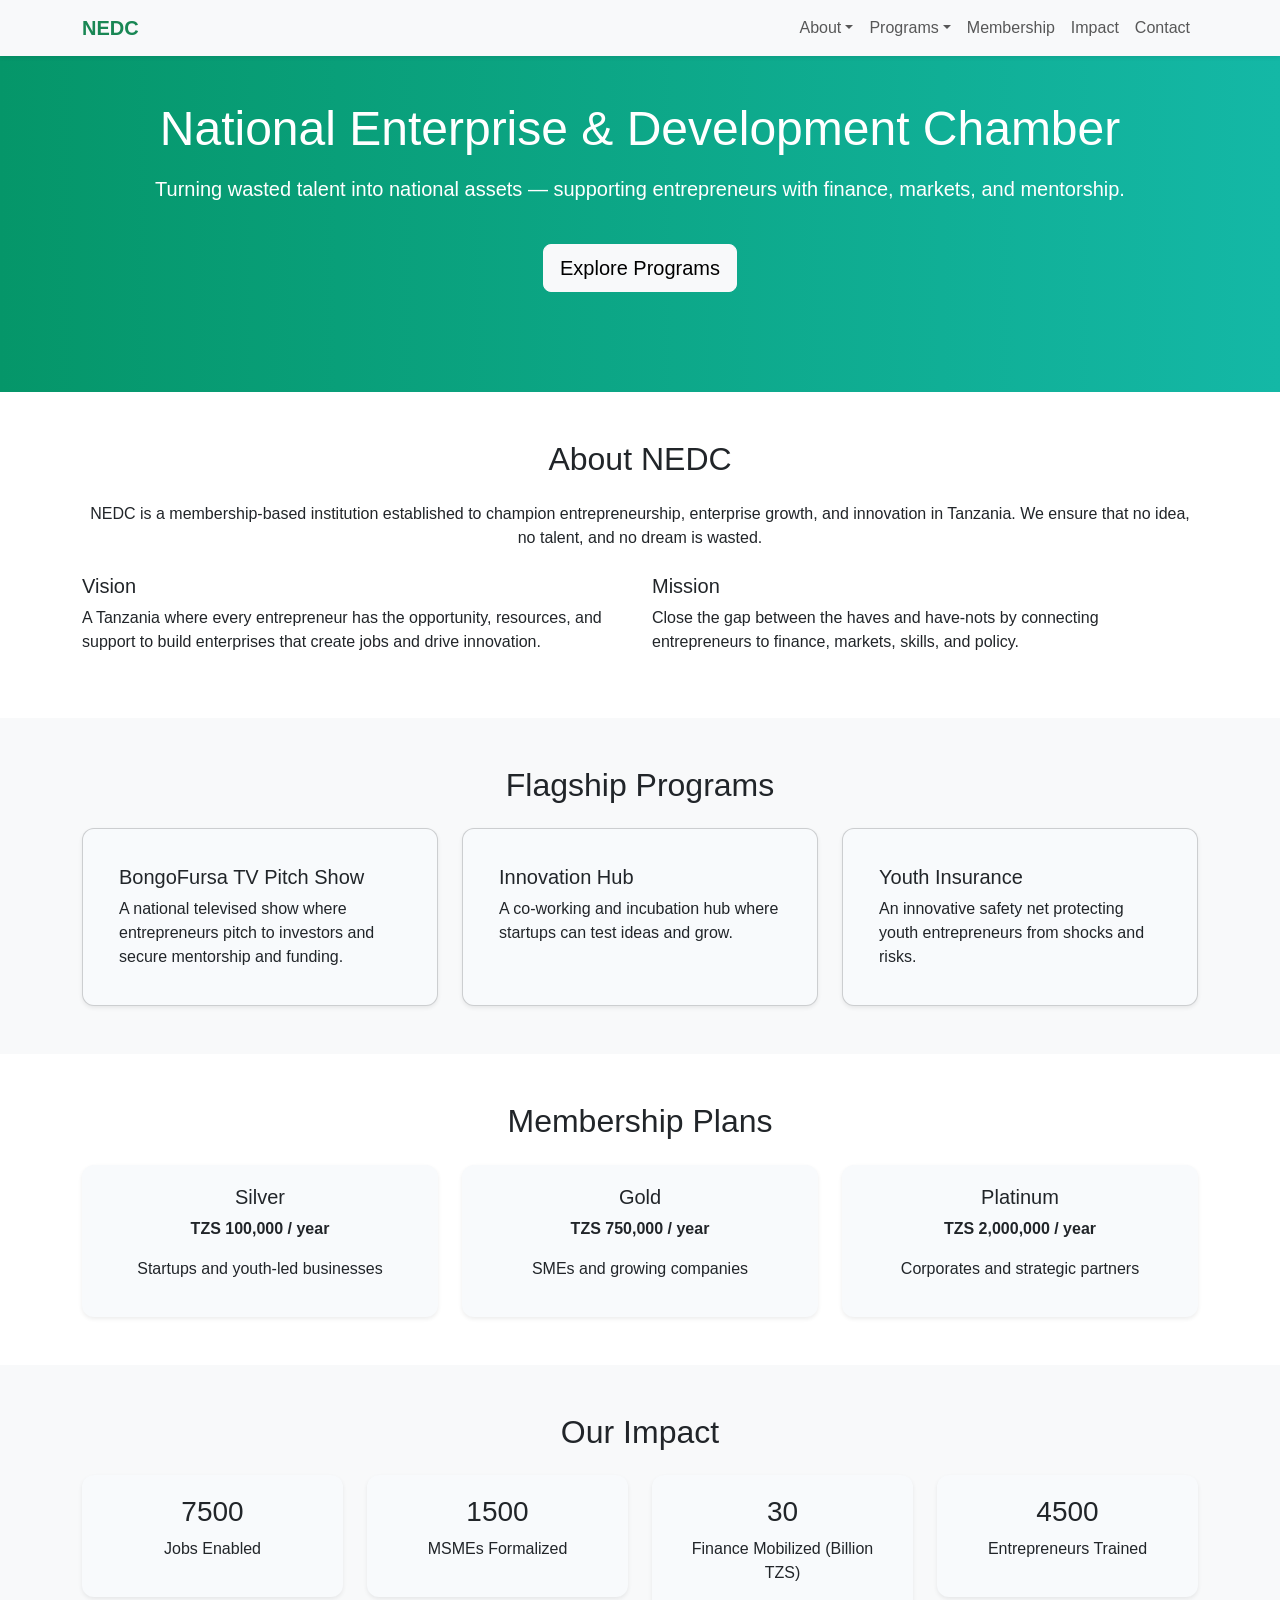
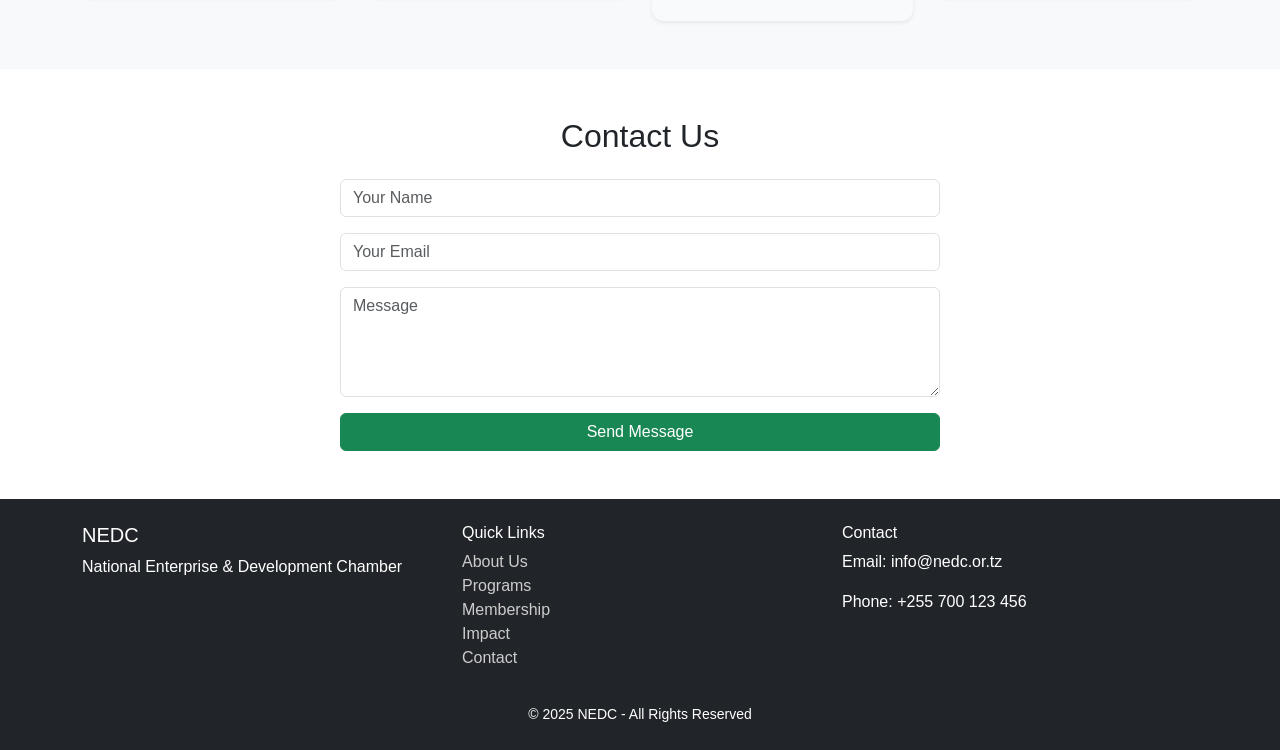
<file: sample.html>
<!DOCTYPE html>
<html lang="en">
<head>
  <meta charset="UTF-8">
  <meta name="viewport" content="width=device-width, initial-scale=1.0">
  <title>NEDC Company Profile 2025</title>
  <link href="https://cdn.jsdelivr.net/npm/bootstrap@5.3.2/dist/css/bootstrap.min.css" rel="stylesheet">
  <style>
    body {
      font-family: Arial, sans-serif;
      scroll-behavior: smooth;
    }
    .hero {
      background: linear-gradient(to right, #059669, #14b8a6);
      color: white;
      padding: 100px 20px;
      text-align: center;
    }
    .hero h1 {
      font-size: 3rem;
      animation: fadeInDown 1.5s;
    }
    .hero p {
      animation: fadeInUp 2s;
    }
    @keyframes fadeInDown {
      from { opacity: 0; transform: translateY(-30px); }
      to { opacity: 1; transform: translateY(0); }
    }
    @keyframes fadeInUp {
      from { opacity: 0; transform: translateY(30px); }
      to { opacity: 1; transform: translateY(0); }
    }
    .stat-card {
      background: #f8fafc;
      border-radius: 12px;
      padding: 20px;
      transition: transform 0.3s;
      opacity: 0;
      transform: translateY(40px);
    }
    .stat-card.show {
      opacity: 1;
      transform: translateY(0);
      transition: all 0.8s ease;
    }
    .fade-section {
      opacity: 0;
      transform: translateY(40px);
      transition: all 1s ease;
    }
    .fade-section.show {
      opacity: 1;
      transform: translateY(0);
    }
    footer a {
      color: #ccc;
      text-decoration: none;
    }
    footer a:hover {
      text-decoration: underline;
    }
  </style>
</head>
<body>
  <!-- Navbar -->
  <nav class="navbar navbar-expand-lg navbar-light bg-light fixed-top shadow-sm">
    <div class="container">
      <a class="navbar-brand fw-bold text-success" href="#">NEDC</a>
      <button class="navbar-toggler" type="button" data-bs-toggle="collapse" data-bs-target="#navmenu">
        <span class="navbar-toggler-icon"></span>
      </button>
      <div class="collapse navbar-collapse" id="navmenu">
        <ul class="navbar-nav ms-auto">
          <li class="nav-item dropdown">
            <a class="nav-link dropdown-toggle" href="#about" id="aboutDropdown" role="button" data-bs-toggle="dropdown" aria-expanded="false">About</a>
            <ul class="dropdown-menu" aria-labelledby="aboutDropdown">
              <li><a class="dropdown-item" href="#about">Vision & Mission</a></li>
              <li><a class="dropdown-item" href="#about">Core Values</a></li>
            </ul>
          </li>
          <li class="nav-item dropdown">
            <a class="nav-link dropdown-toggle" href="#programs" id="programsDropdown" role="button" data-bs-toggle="dropdown" aria-expanded="false">Programs</a>
            <ul class="dropdown-menu" aria-labelledby="programsDropdown">
              <li><a class="dropdown-item" href="#programs">BongoFursa Show</a></li>
              <li><a class="dropdown-item" href="#programs">Innovation Hub</a></li>
              <li><a class="dropdown-item" href="#programs">Youth Insurance</a></li>
            </ul>
          </li>
          <li class="nav-item"><a class="nav-link" href="#membership">Membership</a></li>
          <li class="nav-item"><a class="nav-link" href="#impact">Impact</a></li>
          <li class="nav-item"><a class="nav-link" href="#contact">Contact</a></li>
        </ul>
      </div>
    </div>
  </nav>

  <!-- Hero Section -->
  <section class="hero">
    <div class="container">
        
      <h1>National Enterprise & Development Chamber</h1>
      
      <p class="lead mt-3">Turning wasted talent into national assets — supporting entrepreneurs with finance, markets, and mentorship.</p>
      <a href="#programs" class="btn btn-light btn-lg mt-4">Explore Programs</a>
    </div>
  </section>

  <!-- About Section -->
  <section id="about" class="py-5 fade-section">
    <div class="container">
      <h2 class="text-center mb-4">About NEDC</h2>
      <p class="text-center">NEDC is a membership-based institution established to champion entrepreneurship, enterprise growth, and innovation in Tanzania. We ensure that no idea, no talent, and no dream is wasted.</p>
      <div class="row mt-4">
        <div class="col-md-6">
          <h5>Vision</h5>
          <p>A Tanzania where every entrepreneur has the opportunity, resources, and support to build enterprises that create jobs and drive innovation.</p>
        </div>
        <div class="col-md-6">
          <h5>Mission</h5>
          <p>Close the gap between the haves and have-nots by connecting entrepreneurs to finance, markets, skills, and policy.</p>
        </div>
      </div>
    </div>
  </section>

  <!-- Programs Section -->
  <section id="programs" class="py-5 bg-light fade-section">
    <div class="container">
      <h2 class="text-center mb-4">Flagship Programs</h2>
      <div class="row g-4">
        <div class="col-md-4">
          <div class="card h-100 shadow-sm stat-card">
            <div class="card-body">
              <h5 class="card-title">BongoFursa TV Pitch Show</h5>
              <p class="card-text">A national televised show where entrepreneurs pitch to investors and secure mentorship and funding.</p>
            </div>
          </div>
        </div>
        <div class="col-md-4">
          <div class="card h-100 shadow-sm stat-card">
            <div class="card-body">
              <h5 class="card-title">Innovation Hub</h5>
              <p class="card-text">A co-working and incubation hub where startups can test ideas and grow.</p>
            </div>
          </div>
        </div>
        <div class="col-md-4">
          <div class="card h-100 shadow-sm stat-card">
            <div class="card-body">
              <h5 class="card-title">Youth Insurance</h5>
              <p class="card-text">An innovative safety net protecting youth entrepreneurs from shocks and risks.</p>
            </div>
          </div>
        </div>
      </div>
    </div>
  </section>

  <!-- Membership Section -->
  <section id="membership" class="py-5 fade-section">
    <div class="container">
      <h2 class="text-center mb-4">Membership Plans</h2>
      <div class="row g-4">
        <div class="col-md-4">
          <div class="stat-card text-center shadow-sm">
            <h5>Silver</h5>
            <p class="fw-bold">TZS 100,000 / year</p>
            <p>Startups and youth-led businesses</p>
          </div>
        </div>
        <div class="col-md-4">
          <div class="stat-card text-center shadow-sm">
            <h5>Gold</h5>
            <p class="fw-bold">TZS 750,000 / year</p>
            <p>SMEs and growing companies</p>
          </div>
        </div>
        <div class="col-md-4">
          <div class="stat-card text-center shadow-sm">
            <h5>Platinum</h5>
            <p class="fw-bold">TZS 2,000,000 / year</p>
            <p>Corporates and strategic partners</p>
          </div>
        </div>
      </div>
    </div>
  </section>

  <!-- Impact Section -->
  <section id="impact" class="py-5 bg-light fade-section">
    <div class="container">
      <h2 class="text-center mb-4">Our Impact</h2>
      <div class="row text-center g-4">
        <div class="col-md-3">
          <div class="stat-card shadow-sm">
            <h3 class="counter" data-target="50000">0</h3>
            <p>Jobs Enabled</p>
          </div>
        </div>
        <div class="col-md-3">
          <div class="stat-card shadow-sm">
            <h3 class="counter" data-target="10000">0</h3>
            <p>MSMEs Formalized</p>
          </div>
        </div>
        <div class="col-md-3">
          <div class="stat-card shadow-sm">
            <h3 class="counter" data-target="120">0</h3>
            <p>Finance Mobilized (Billion TZS)</p>
          </div>
        </div>
        <div class="col-md-3">
          <div class="stat-card shadow-sm">
            <h3 class="counter" data-target="30000">0</h3>
            <p>Entrepreneurs Trained</p>
          </div>
        </div>
      </div>
    </div>
  </section>

  <!-- Contact Section -->
  <section id="contact" class="py-5 fade-section">
    <div class="container">
      <h2 class="text-center mb-4">Contact Us</h2>
      <form class="mx-auto" style="max-width:600px">
        <div class="mb-3">
          <input type="text" class="form-control" placeholder="Your Name" required>
        </div>
        <div class="mb-3">
          <input type="email" class="form-control" placeholder="Your Email" required>
        </div>
        <div class="mb-3">
          <textarea class="form-control" rows="4" placeholder="Message"></textarea>
        </div>
        <button class="btn btn-success w-100">Send Message</button>
      </form>
    </div>
  </section>

  <!-- Footer -->
  <footer class="bg-dark text-white py-4">
    <div class="container">
      <div class="row">
        <div class="col-md-4">
          <h5>NEDC</h5>
          <p>National Enterprise & Development Chamber</p>
        </div>
        <div class="col-md-4">
          <h6>Quick Links</h6>
          <ul class="list-unstyled">
            <li><a href="#about">About Us</a></li>
            <li><a href="#programs">Programs</a></li>
            <li><a href="#membership">Membership</a></li>
            <li><a href="#impact">Impact</a></li>
            <li><a href="#contact">Contact</a></li>
          </ul>
        </div>
        <div class="col-md-4">
          <h6>Contact</h6>
          <p>Email: info@nedc.or.tz</p>
          <p>Phone: +255 700 123 456</p>
        </div>
      </div>
      <div class="text-center mt-3">
        <small>© 2025 NEDC - All Rights Reserved</small>
      </div>
    </div>
  </footer>

  <script src="https://cdn.jsdelivr.net/npm/bootstrap@5.3.2/dist/js/bootstrap.bundle.min.js"></script>
  <script>
    // Intersection Observer for fade-in animations
    const observer = new IntersectionObserver(entries => {
      entries.forEach(entry => {
        if(entry.isIntersecting){
          entry.target.classList.add('show');
        }
      });
    }, { threshold: 0.2 });

    document.querySelectorAll('.fade-section, .stat-card').forEach(el => observer.observe(el));

    // Animated counters
    const counters = document.querySelectorAll('.counter');
    const speed = 200; // smaller = faster

    const counterObserver = new IntersectionObserver(entries => {
      entries.forEach(entry => {
        if(entry.isIntersecting){
          const updateCount = (counter) => {
            const target = +counter.getAttribute('data-target');
            const count = +counter.innerText;
            const increment = Math.ceil(target / speed);

            if(count < target){
              counter.innerText = count + increment;
              setTimeout(() => updateCount(counter), 20);
            } else {
              counter.innerText = target.toLocaleString();
            }
          };
          updateCount(entry.target);
          counterObserver.unobserve(entry.target);
        }
      });
    }, { threshold: 0.6 });

    counters.forEach(c => counterObserver.observe(c));
  </script>
</body>
</html>
</file>
